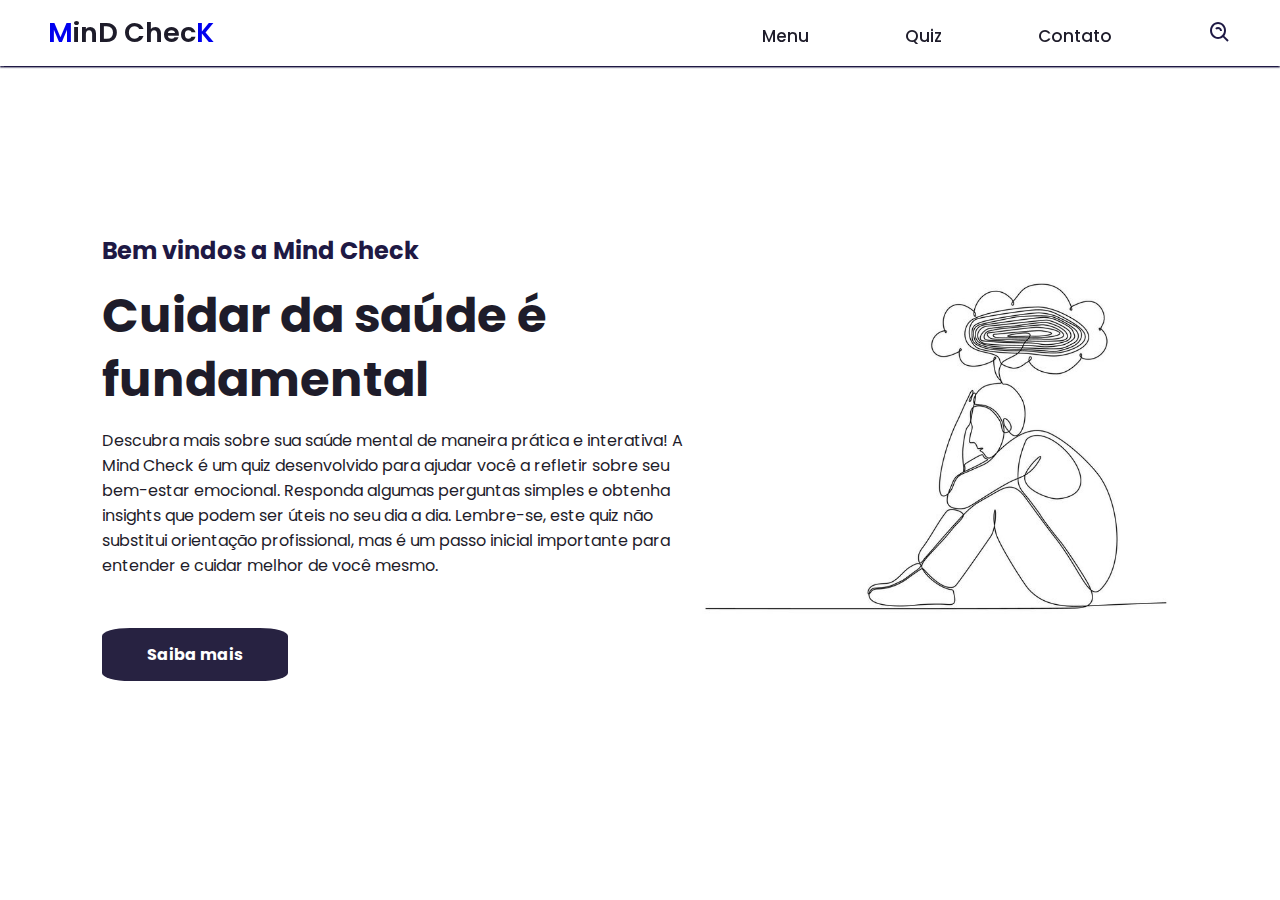
<file: TCC-atualizado-24-main/TCC24/inicio/index.html>
<!DOCTYPE html>
<html lang="Pt-br">
<head>
    <meta charset="UTF-8">
    <meta http-equiv="X-UA-Compatible" content="IE=edge">
    <meta name="viewport" content="width=device-width, initial-scale=1.0">
    <link href='https://unpkg.com/boxicons@2.1.4/css/boxicons.min.css' rel='stylesheet'>
    <link rel="stylesheet" href="style.css">
    <title>SITE</title>
</head>
<body>
    <header>
        <nav class="navegacao">
           <a href="#" class="logo">M<span>in</span><span>D C</span><span>hec</span>K</a>
           <ul class="nav-menu">
            <li class="nav-op"><a href="../inicio/index.html">Menu</a></li>
            <li class="nav-op"><a href="../Quiz/index.html">Quiz</a></li>
            <li class="nav-op"><a href="#">Contato</a></li>
            <i class='bx bx-search-alt' ></i>
           </ul>
           <div class="menu">
             <span class="quiz"></span>
             <span class="quiz"></span>
             <span class="quiz"></span>
           </div>

        </nav>

    </header>
    <main>
        <section class="home">
            <div class="home-text">
                <h4 class="text-h4"> Bem vindos a Mind Check</h4>
                <h1 class="text-h1">Cuidar da saúde é fundamental</h1>
                <p>Descubra mais sobre sua saúde mental de maneira prática e interativa! A Mind Check é um quiz desenvolvido para ajudar você a refletir sobre seu bem-estar emocional. Responda algumas perguntas simples e obtenha insights que podem ser úteis no seu dia a dia. Lembre-se, este quiz não substitui orientação profissional, mas é um passo inicial importante para entender e cuidar melhor de você mesmo.
                </p>
                <a href="../information/inform.html" class="home-bottom">Saiba mais</a>
            </div>
            <div class="home-img">
                <img src="../assets/0d2a23c27dbf5dea902d34b496a95170.jpg" alt="foto">

            </div>
        </section>
    </main>
    <script src="script.js"></script>
</body>
</html>
</file>
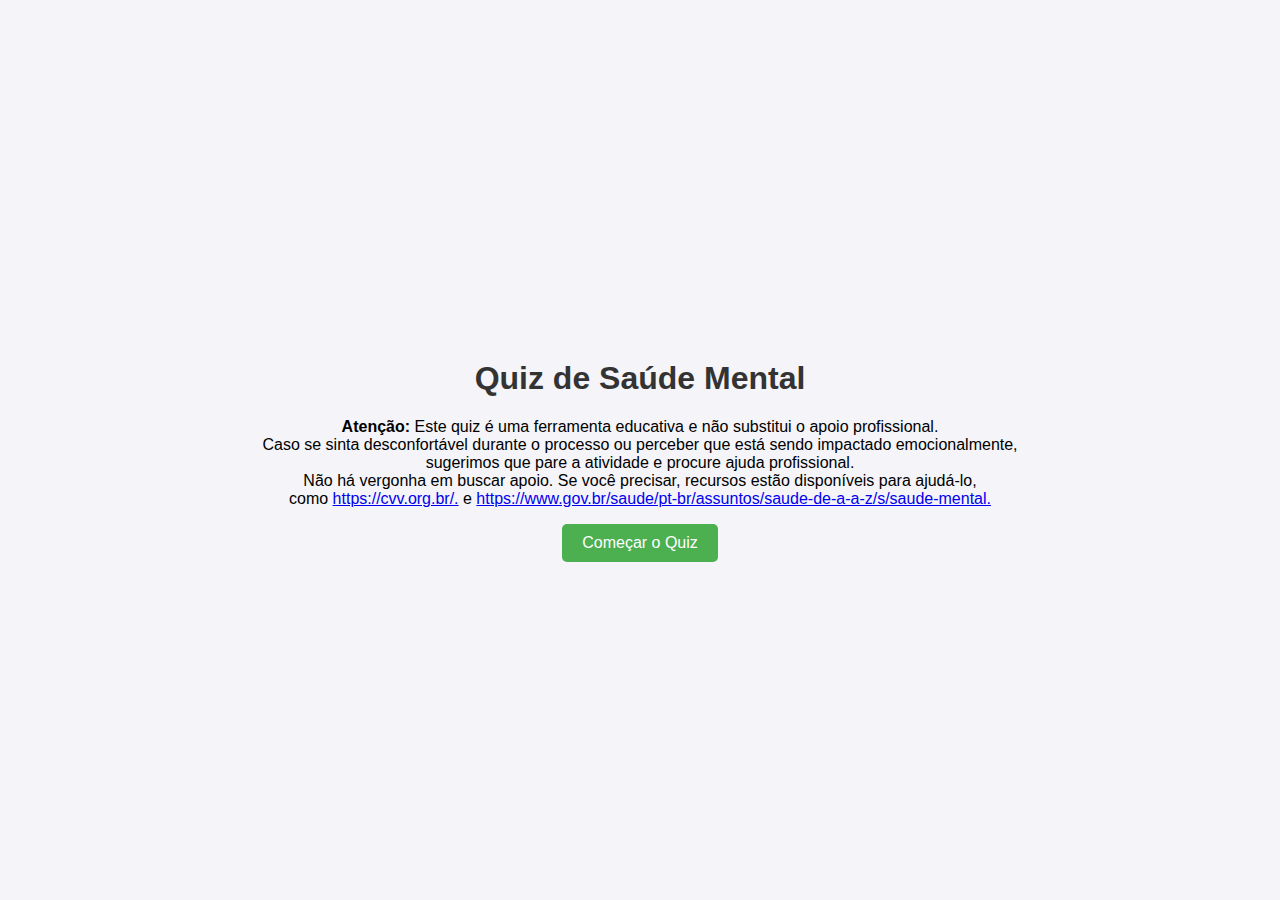
<file: TCC-atualizado-24-main/TCC24/Quiz/index.html>
<!DOCTYPE html>
<html lang="pt-BR">
<head>
    <meta charset="UTF-8">
    <meta name="viewport" content="width=device-width, initial-scale=1.0">
    <title>Quiz de Saúde Mental</title>
    <link rel="stylesheet" href="style.css">
</head>
<body>
    
    <div id="inicio">
        <h1>Quiz de Saúde Mental</h1>
        <p><strong>Atenção:</strong> Este quiz é uma ferramenta educativa e não substitui o apoio profissional. <br>Caso se sinta desconfortável durante o processo ou perceber que está sendo impactado emocionalmente, <br>sugerimos que pare a atividade e procure ajuda profissional. <br> Não há vergonha em buscar apoio. Se você precisar, recursos estão disponíveis para ajudá-lo,<br> como <a href="https://cvv.org.br/.">https://cvv.org.br/.</a> e <a href="https://cvv.org.br/.">https://www.gov.br/saude/pt-br/assuntos/saude-de-a-a-z/s/saude-mental.</a>    </p>
        <button onclick="iniciarQuiz()">Começar o Quiz</button>
    </div>

    
    <div id="quiz" style="display:none;">
        <h2>Responda as perguntas abaixo</h2>
        <form id="quizForm">
           
            <div id="pergunta1" class="pergunta">
                <p>  Cenário 1: Estresse no Trabalho<br>Você está enfrentando prazos apertados no trabalho e se sente sobrecarregado. Como você reage?</p>
                <input type="radio" id="p1_A" name="pergunta1" value="A">
                <label for="p1_A">A) Encontro tempo para organizar minhas atividades.</label><br>
                <input type="radio" id="p1_B" name="pergunta1" value="B">
                <label for="p1_B">B) Trabalho mais horas para cumprir prazos.</label><br>
                <input type="radio" id="p1_C" name="pergunta1" value="C">
                <label for="p1_C">C) Ignoro o estresse e continuo.</label><br>
                <input type="radio" id="p1_D" name="pergunta1" value="D">
                <label for="p1_D">D) Tento conversar com alguém sobre o que sinto.</label><br><br>
                <button type="button" onclick="avancarPergunta(2)">Próxima</button>
            </div>

            <div id="pergunta2" class="pergunta" style="display:none;">
                <p>    Cenário 2: Relacionamentos pessoais – Um amigo próximo não respondeu às suas mensagens. Como você reage?</p>
                <input type="radio" id="p2_A" name="pergunta2" value="A">
                <label for="p2_A">A) Estou preocupado e tento entrar em contato com você diversas vezes.</label><br>
                <input type="radio" id="p2_B" name="pergunta2" value="B">
                <label for="p2_B">B) Acho que ele está ocupado e não me incomoda.</label><br>
                <input type="radio" id="p2_C" name="pergunta2" value="C">
                <label for="p2_C">C) Sinto-me rejeitado e fico mais distante.</label><br>
                <input type="radio" id="p2_D" name="pergunta2" value="D">
                <label for="p2_D">D) Encontro tempo para pensar no que pode acontecer.</label><br><br>
                <button type="button" onclick="avancarPergunta(3)">Próxima</button>
            </div>

            <!-- Cenário 3 -->
            <div id="pergunta3" class="pergunta" style="display:none;">
                <p>       3: Autocuidado – Você percebe que não tem tempo para si mesmo. O que você decide fazer?</p>
                <input type="radio" id="p3_A" name="pergunta3" value="A">
                <label for="p3_A">A) Defino um horário fixo para as atividades que gosto.</label><br>
                <input type="radio" id="p3_B" name="pergunta3" value="B">
                <label for="p3_B">B) Acho que não tenho tempo para isso.</label><br>
                <input type="radio" id="p3_C" name="pergunta3" value="C">
                <label for="p3_C">C) Faço uma tentativa, mas acabo cancelando.</label><br>
                <input type="radio" id="p3_D" name="pergunta3" value="D">
                <label for="p3_D">D) Procuro formas de incorporar o autocuidado à minha rotina.</label><br><br>
                <button type="button" onclick="avancarPergunta(4)">Próxima</button>
            </div>

            <!-- Cenário 4 -->
            <div id="pergunta4" class="pergunta" style="display:none;">
                <p>  Cenário 4: Mudança de vida – Você tem uma grande mudança em sua vida (mudança de emprego, cidade, etc.). Como você está se sentindo?</p>
                <input type="radio" id="p4_A" name="pergunta4" value="A">
                <label for="p4_A">A) Entusiasmo por novas oportunidades.</label><br>
                <input type="radio" id="p4_B" name="pergunta4" value="B">
                <label for="p4_B">B) Inquieto e incerto.</label><br>
                <input type="radio" id="p4_C" name="pergunta4" value="C">
                <label for="p4_C">C) Indiferente, como se nada tivesse mudado.</label><br>
                <input type="radio" id="p4_D" name="pergunta4" value="D">
                <label for="p4_D">D) Espero que tudo corra bem e continue da mesma forma.</label><br><br>
                <button type="button" onclick="avancarPergunta(5)">Próxima</button>
            </div>

            <!-- Cenário 5 -->
            <div id="pergunta5" class="pergunta" style="display:none;">
                <p>   Cenário 5: Sentimentos de tristeza – Você tem se sentido triste ou desmotivado ultimamente. O que você está fazendo?</p>
                <input type="radio" id="p5_A" name="pergunta5" value="A">
                <label for="p5_A">A) Converso com alguém em quem confio sobre como me sinto.</label><br>
                <input type="radio" id="p5_B" name="pergunta5" value="B">
                <label for="p5_B">B) Tento ignorar e manter a rotina.</label><br>
                <input type="radio" id="p5_C" name="pergunta5" value="C">
                <label for="p5_C">C) Me sinto culpado por ser assim.</label><br>
                <input type="radio" id="p5_D" name="pergunta5" value="D">
                <label for="p5_D">D) Procuro a atividade que me faz sentir melhor.</label><br><br>
                <button type="button" onclick="finalizarQuiz()">Finalizar</button>
            </div>
        </form>
    </div>

   
    <div id="resultado" style="display:none;">
        <h2>Resultado</h2>
        <p id="resultadoTexto"></p>
        <h3>Sugestões</h3>
        <p>Aqui estão algumas sugestões sobre como lidar com os desafios que você enfrentou nas perguntas acima:</p>
        <ul>
            <li>Conversar com um profissional de saúde mental pode ajudar a compreender melhor suas emoções e encontrar formas eficazes de lidar com o estresse e a tristeza.</li>
            <li>Praticar atividades relaxantes como meditação, exercício físico ou até hobbies pode diminuir os sintomas de estresse e ansiedade.</li>
            <li>Certifique-se de priorizar o autocuidado, estabelecendo tempo para você mesmo, mesmo em meio às responsabilidades diárias.</li>
        </ul>
        <button onclick="reiniciarQuiz()">Reiniciar o Quiz</button>
    </div>

    <script src="java.js"></script>
</body>
</html>
</file>
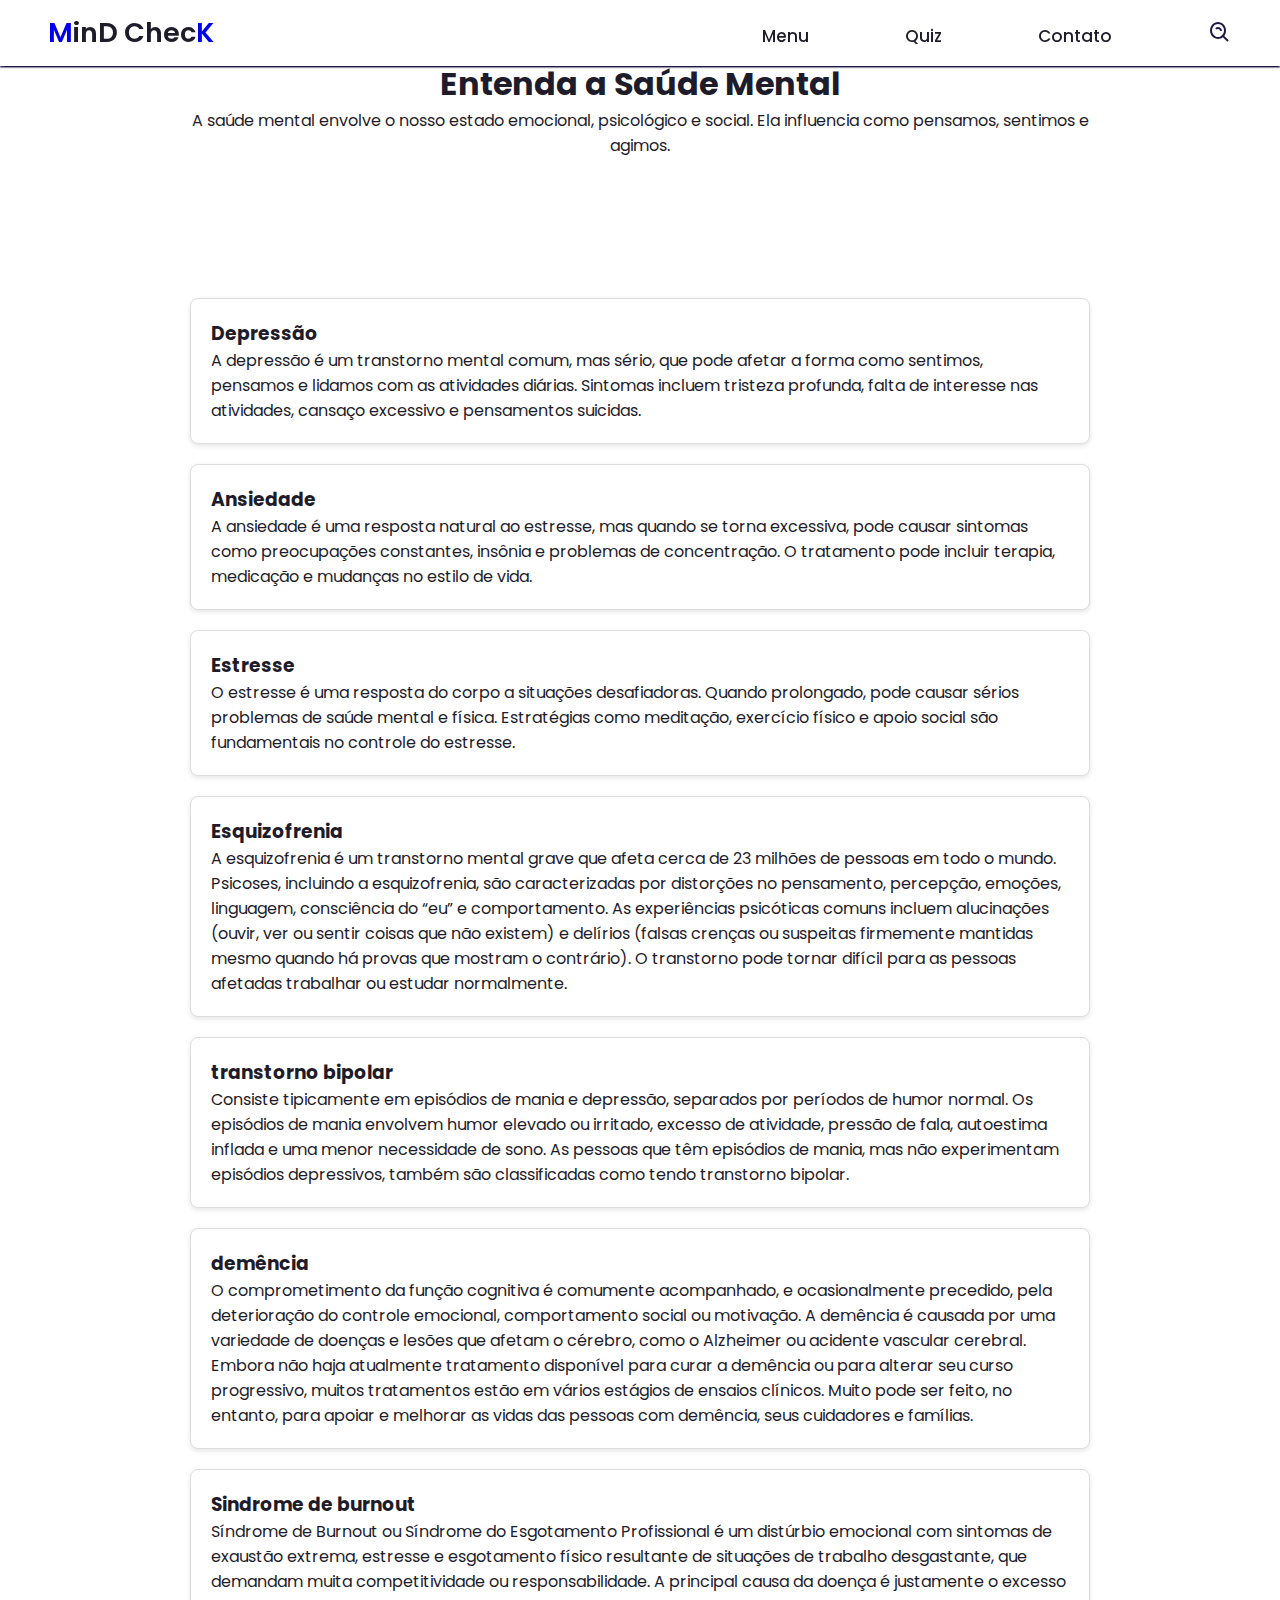
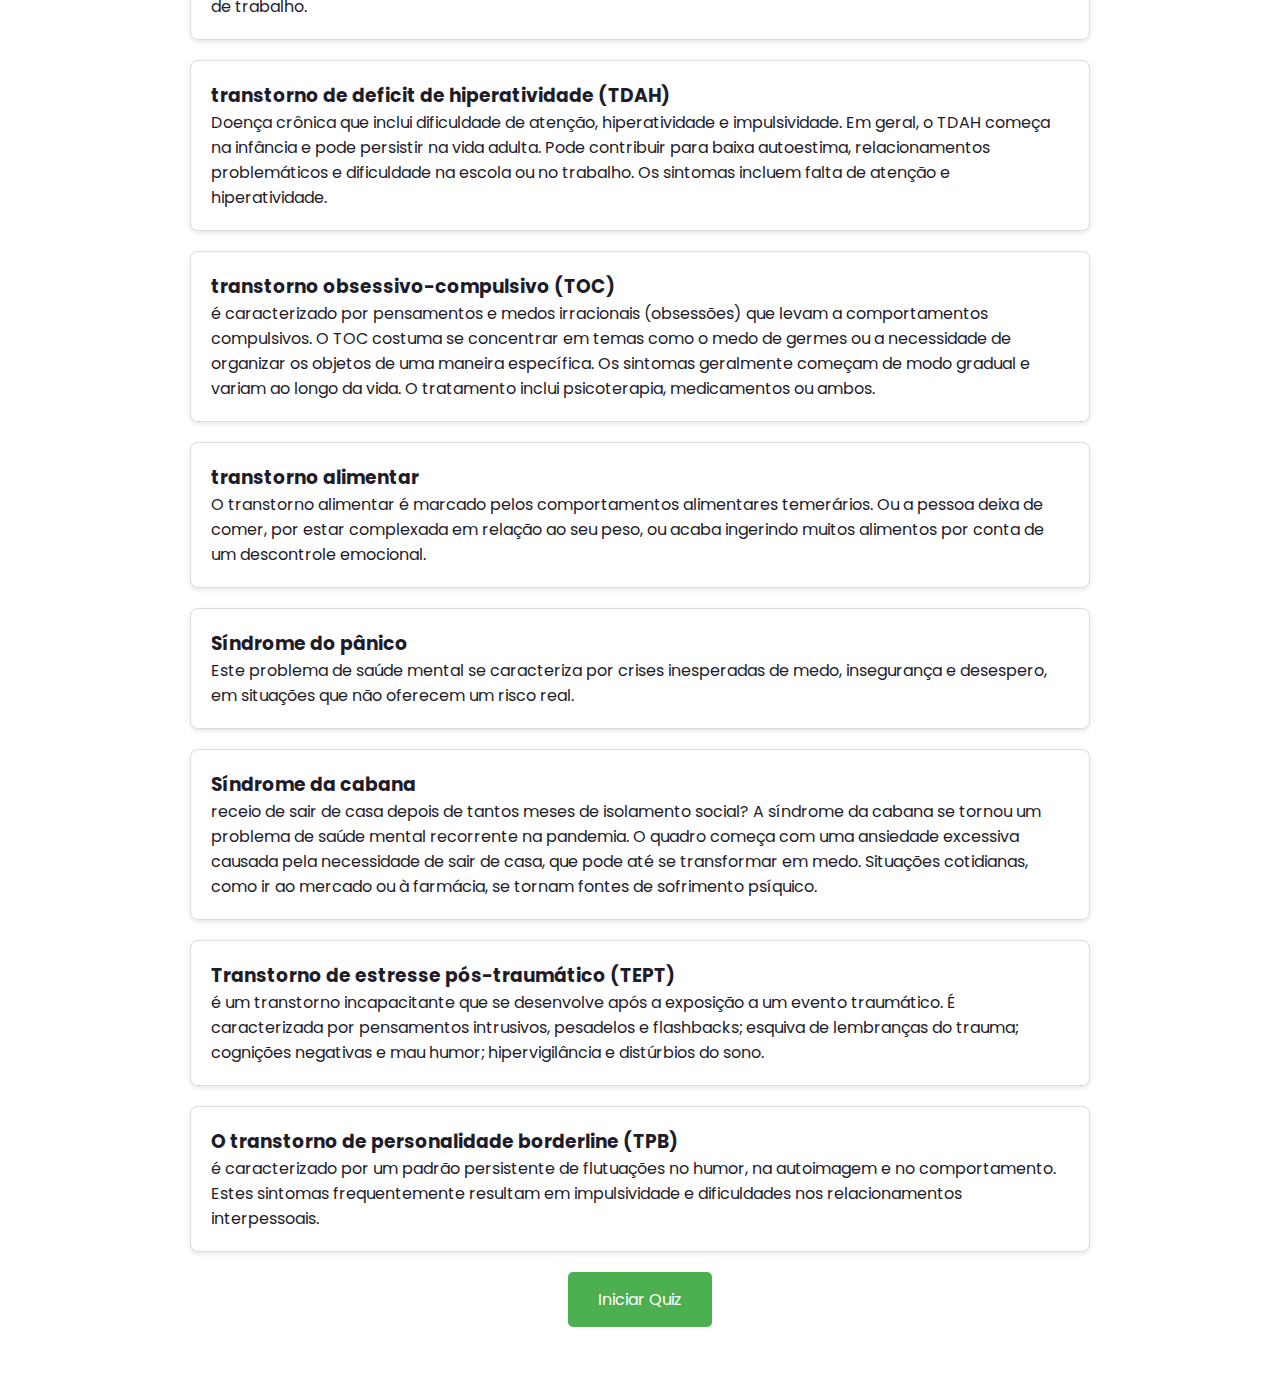
<file: TCC-atualizado-24-main/TCC24/information/inform.html>
<!DOCTYPE html>
<html lang="pt-BR">
<head>
    <meta charset="UTF-8">
    <meta name="viewport" content="width=device-width, initial-scale=1.0">
    <title>Saúde Mental</title>
    <link href="https://fonts.googleapis.com/css2?family=Poppins:wght@300;500;700&display=swap" rel="stylesheet">
    <link href='https://unpkg.com/boxicons@2.1.4/css/boxicons.min.css' rel='stylesheet'>
    <link rel="stylesheet" href="inform.css">
</head>
<body>
    
    <header>
        <nav class="navegacao">
            <a href="../Cadastro/index.html" class="logo">M<span>in</span><span>D C</span><span>hec</span>K</a>
            <ul class="nav-menu">
             <li class="nav-op"><a href="../inicio/index.html">Menu</a></li>
             <li class="nav-op"><a href="../Quiz/index.html">Quiz</a></li>
             <li class="nav-op"><a href="#">Contato</a></li>
             <i class='bx bx-search-alt' ></i>
            </ul>
            <div class="menu">
              <span class="quiz"></span>
              <span class="quiz"></span>
              <span class="quiz"></span>
            </div>
 
         </nav>

   
    <section id="inicio" class="section">
        <div class="container">
            <h1>Entenda a Saúde Mental</h1>
            <p>
                A saúde mental envolve o nosso estado emocional, psicológico e social. Ela influencia como pensamos, sentimos e agimos.
            </p>
            </p>
          
        </div>
    </section>

    <!-- Aba Saúde Mental -->
    <section id="saudeMental" class="section">
        <div class="container">
            

            <div class="card">
                <h3>Depressão</h3>
                <p>
                    A depressão é um transtorno mental comum, mas sério, que pode afetar a forma como sentimos, pensamos e lidamos com as atividades diárias. 
                    Sintomas incluem tristeza profunda, falta de interesse nas atividades, cansaço excessivo e pensamentos suicidas.
                </p>
            </div>

            <div class="card">
                <h3>Ansiedade</h3>
                <p>
                    A ansiedade é uma resposta natural ao estresse, mas quando se torna excessiva, pode causar sintomas como preocupações constantes, 
                    insônia e problemas de concentração. O tratamento pode incluir terapia, medicação e mudanças no estilo de vida.
                </p>
            </div>

            <div class="card">
                <h3>Estresse</h3>
                <p>
                    O estresse é uma resposta do corpo a situações desafiadoras. Quando prolongado, pode causar sérios problemas de saúde mental e física. 
                    Estratégias como meditação, exercício físico e apoio social são fundamentais no controle do estresse.
                </p>
            </div>

            <div class="card">
                <h3>Esquizofrenia</h3>
                <p>
                    A esquizofrenia é um transtorno mental grave que afeta cerca de 23 milhões de pessoas em todo o mundo. Psicoses, incluindo a esquizofrenia, são caracterizadas por distorções no pensamento, percepção, emoções, linguagem, consciência do “eu” e comportamento. As experiências psicóticas comuns incluem alucinações (ouvir, ver ou sentir coisas que não existem) e delírios (falsas crenças
                    ou suspeitas firmemente mantidas mesmo quando há provas que mostram o contrário). O transtorno pode tornar difícil para as pessoas afetadas trabalhar ou estudar normalmente.
                </p>
            </div>

            <div class="card">
                <h3>transtorno bipolar</h3>
                <p>
                    Consiste tipicamente em episódios de mania e depressão, separados por períodos de humor normal. Os episódios de mania envolvem humor elevado ou irritado, 
                    excesso de atividade, pressão de fala, autoestima inflada e uma menor necessidade de sono. As pessoas que têm episódios de mania, mas não experimentam episódios depressivos, também são classificadas como tendo transtorno bipolar.

                </p>
            </div>

            <div class="card">
                <h3>demência</h3>
                <p>
                    O comprometimento da função cognitiva é comumente acompanhado, e ocasionalmente precedido, pela deterioração do controle emocional, comportamento social ou motivação.

                    A demência é causada por uma variedade de doenças e lesões que afetam o cérebro, como o Alzheimer ou acidente vascular cerebral.
                    
                    Embora não haja atualmente tratamento disponível para curar a demência ou para alterar seu curso progressivo, muitos tratamentos estão em vários estágios de ensaios clínicos. Muito pode ser feito, no entanto, para apoiar e melhorar as vidas das pessoas com demência, seus cuidadores e famílias.
                </p>
            </div>

            <div class="card">
                <h3>Sindrome de burnout</h3>
                <p>
                    Síndrome de Burnout ou Síndrome do Esgotamento Profissional é um distúrbio emocional com sintomas de exaustão extrema, estresse e esgotamento físico resultante de situações de trabalho desgastante,
                     que demandam muita competitividade ou responsabilidade. A principal causa da doença é justamente o excesso de trabalho.
                </p>
            </div>

            
            <div class="card">
                <h3>transtorno de deficit de hiperatividade (TDAH) </h3>
                <p>
                    Doença crônica que inclui dificuldade de atenção, hiperatividade e impulsividade.
Em geral, o TDAH começa na infância e pode persistir na vida adulta. Pode contribuir para baixa autoestima, relacionamentos problemáticos e dificuldade na escola ou no trabalho.
Os sintomas incluem falta de atenção e hiperatividade.
                </p>
            </div>

            <div class="card">
                <h3>transtorno obsessivo-compulsivo (TOC)</h3>
                <p>
                    é caracterizado por pensamentos e medos irracionais (obsessões) que levam a comportamentos compulsivos.
O TOC costuma se concentrar em temas como o medo de germes ou a necessidade de organizar os objetos de uma maneira específica. Os sintomas geralmente começam de modo gradual e variam ao longo da vida.
O tratamento inclui psicoterapia, medicamentos ou ambos.
                </p>
            </div>

            <div class="card">
                <h3>transtorno alimentar</h3>
                <p>
                    O transtorno alimentar é marcado pelos comportamentos alimentares temerários.
                     Ou a pessoa deixa de comer, por estar complexada em relação ao seu peso, ou acaba ingerindo muitos alimentos por conta de um descontrole emocional.
                </p>
            </div>

            <div class="card">
                <h3>Síndrome do pânico</h3>
                <p>
                    Este problema de saúde mental se caracteriza por crises inesperadas de medo, insegurança e desespero, em situações que não oferecem um risco real.
                </p>
            </div>

            <div class="card">
                <h3>Síndrome da cabana</h3>
                <p>
                    receio de sair de casa depois de tantos meses de isolamento social? A síndrome da cabana se tornou um problema de saúde mental recorrente na pandemia.

O quadro começa com uma ansiedade excessiva causada pela necessidade de sair de casa, que pode até se transformar em medo. Situações cotidianas, como ir ao mercado ou à farmácia, se tornam fontes de sofrimento psíquico.
                </p>
            </div>

            <div class="card">
                <h3>Transtorno de estresse pós-traumático (TEPT)</h3>
                <p>
                    é um transtorno incapacitante que se desenvolve após a exposição a um evento traumático. É caracterizada por pensamentos intrusivos, pesadelos e flashbacks; esquiva de lembranças do trauma; cognições negativas e mau humor; hipervigilância e distúrbios do sono.
                </p>
            </div>

            <div class="card">
                <h3>O transtorno de personalidade borderline (TPB)</h3>
                <p>
                    é caracterizado por um padrão persistente de flutuações no humor, na autoimagem e no comportamento. Estes sintomas frequentemente resultam em impulsividade e dificuldades nos relacionamentos interpessoais.
                </p>
            </div>

            <a href="../Quiz/index.html"><button class="button">
                <span>Iniciar Quiz</span>
            </button></a>
        </div>
    </section>

    <section id="quiz" class="section" style="display: none;">
        <div class="container">
            <h2>Quiz de Saúde Mental</h2>
            <p>Responda ao quiz para obter um panorama sobre seu bem-estar mental.</p>
        </div>
    </section>

    <script src="java.js"></script>
</body>
</html>
</file>
<file: TCC-atualizado-24-main/TCC24/inicio/style.css>
@import url('https://fonts.googleapis.com/css2?family=Poppins:ital,wght@0,100;0,200;0,300;0,400;0,500;0,600;0,700;0,800;0,900;1,100;1,200;1,300;1,400;1,500;1,600;1,700;1,800;1,900&display=swap');

*{
    margin: 0;
    padding: 0;
    box-sizing: border-box;
    font-family: "Poppins", sans-serif;
    list-style: none;
    text-decoration: none;
}

:root{
  --red:#1e1944;
  --white:#fff;
  --dark:#1e1c2a;


}

body{
 color: var(--dark);
 background-color: var(--white);
}

.navegacao{
 display: flex;
 align-items: center;
 justify-content: space-between;
 padding: 12px 48px;
 box-shadow:0 0.1rem 0.1rem;
 width: 100%;
 background: var(--white);
 transition: all 0.7s;
 position: fixed;

}
.navegacao{
    color: var(--red);
    font-size: 1.7rem;
    font-weight: 600;
}
.logo span{
    color: var(--dark);


}
.navegacao ul{
   display: flex;
   align-items: center;
   gap: 6rem;
    
}
.navegacao ul li a{
  color: var(--dark);
  font-size: 17px;
  font-weight: 500;
  transition: all 0.5s;

}

.navegacao i{
    cursor: pointer;
    font-size: 1.5rem;
}
.menu{
    cursor: pointer;
    display: none;
}
.menu .quiz{
  display: block;
  width: 20px;
  height: 3px;
  border-radius: 3px;
  background: var(--dark);
  margin: 5px auto;
  transition: all 0.3s;

}
.menu .quiz:nth-child(1)
.menu .quiz:nth-child(3){
   background: red;

}

.home{
    width: 100%;
    height: 100vh;
    display: flex;
    align-items: center;
    justify-content: space-between;
    padding: 0px 8% ;
}
.home-text{
    max-width: 37rem;
}
.home-text .text-h4{
    font-size: 1.5rem;
    color: var(--red);
    margin-bottom: 1rem;
}
.home-text .text-h1{
    font-size: 3rem;
    margin-bottom: 1rem;
    line-height: 4rem;

}
.home-text p{
    margin-bottom: 4rem;
    border-radius: 14%;
}

.home-bottom{
 padding: 15px 45px;
 background-color: #272241;
 color: white;
 border-radius: 15%;
 font-weight: 700;
 transition: all 0.5s;
}
.home-bottom:hover{
  background:#473a8b ;
}
.home-img img{
    width: 100%;
}

@media (max-width:785px) {
    .navegacao{
        padding: 18px 20px;
    }
    .menu{
        display: block;
    }
    .menu.ativo .bar:nth-child(1){
        transform:  translateY(8px) rotate(45deg);
    }
    .menu.ativo .bar:nth-child(2) {
        opacity: 0;
    }
    .menu.ativo .bar:nth-child(3){
        transform: translateY(-8px) rotate(-45deg);
    }
    .nav-menu{
        position: fixed;
        right: -100%;
        top: 70px;
        width: 100%;
        height: 100%;
        flex-direction: column;
        background: var(--white);
        gap: -10px;
        transition: 0.3s;
    }
    .nav-menu.ativo{
        right: 0;
    }
    .nav-op{
        margin: 16px 0;
    }
   
    .home{
        padding: 100px 2%;
        flex-direction: column;
        text-align: center;
        overflow: hidden;
        gap: 5rem;
    }
    .home .text-h4{
        font-size: 15px;
    }
    .home .text-h1{
        font-size: 2.5rem;
        line-height: 3rem;
    }
    .home p{
        font-size: 15px;
    }
    .home-img{
        width: 125%;
    }
}
</file>
<file: TCC-atualizado-24-main/TCC24/Quiz/style.css>
/* Estilo Geral */
body {
    font-family: Arial, sans-serif;
    margin: 0;
    padding: 0;
    display: flex;
    justify-content: center;
    align-items: center;
    height: 100vh;
    background-color: #f4f4f9;
}

/* Títulos */
h1, h2 {
    text-align: center;
    color: #333;
}

/* Estilo das perguntas */
#quiz {
    width: 80%;
    max-width: 600px;
    margin: 20px auto;
    background-color: #fff;
    padding: 20px;
    border-radius: 8px;
    box-shadow: 0 2px 10px rgba(0, 0, 0, 0.1);
}

/* Tela inicial */
#inicio {
    text-align: center;
    font-size:16px;
   

}

button {
    background-color: #4CAF50;
    color: white;
    padding: 10px 20px;
    border: none;
    cursor: pointer;
    font-size: 16px;
    border-radius: 5px;
    transition: background-color 0.3s ease;
}

button:hover {
    background-color: #45a049;
}

/* Botões das opções */
.pergunta input[type="radio"] {
    margin-right: 10px;
    accent-color: #4CAF50; /* Cor para o rádio */
}

.pergunta label {
    margin-right: 10px;
}

/* Estilo para as perguntas e navegação */
.pergunta {
    display: none;
    margin-bottom: 20px;
}

button[type="button"] {
    background-color: #4CAF50;
    color: white;
    padding: 10px 20px;
    border: none;
    cursor: pointer;
    font-size: 16px;
    border-radius: 5px;
    transition: background-color 0.3s ease;
    display: block;
    margin: 20px auto;
}

button[type="button"]:hover {
    background-color: #45a049;
}

/* Estilo da tela de resultado */
#resultado {
    text-align: center;
    background-color: #fff;
    padding: 20px;
    width: 80%;
    max-width: 600px;
    margin: 20px auto;
    border-radius: 8px;
    box-shadow: 0 2px 10px rgba(0, 0, 0, 0.1);
}

/* Estilo do resumo de sugestões */
#resultado ul {
    list-style-type: none;
    padding: 0;
}

#resultado ul li {
    margin: 10px 0;
    font-size: 1rem;
    color: #333;
}
</file>
<file: TCC-atualizado-24-main/TCC24/information/inform.css>
@import url('https://fonts.googleapis.com/css2?family=Poppins:ital,wght@0,100;0,200;0,300;0,400;0,500;0,600;0,700;0,800;0,900&display=swap');

* {
    margin: 0;
    padding: 0;
    box-sizing: border-box;
    font-family: "Poppins", sans-serif;
    list-style: none;
    text-decoration: none;
}

:root {
    --red: #1e1944;
    --white: #fff;
    --dark: #1e1c2a;
}

body {
    color: var(--dark);
    background-color: var(--white);
}

.navegacao{
    display: flex;
    align-items: center;
    justify-content: space-between;
    padding: 12px 48px;
    box-shadow:0 0.1rem 0.1rem;
    width: 100%;
    background: var(--white);
    transition: all 0.7s;
    position: fixed;
   
   }
   .navegacao{
       color: var(--red);
       font-size: 1.7rem;
       font-weight: 600;
   }
   .logo span{
       color: var(--dark);
   
   
   }
   .navegacao ul{
      display: flex;
      align-items: center;
      gap: 6rem;
       
   }
   .navegacao ul li a{
     color: var(--dark);
     font-size: 17px;
     font-weight: 500;
     transition: all 0.5s;
   
   }
   
   .navegacao i{
       cursor: pointer;
       font-size: 1.5rem;
   }
   .menu{
       cursor: pointer;
       display: none;
   }
   .menu .quiz{
     display: block;
     width: 20px;
     height: 3px;
     border-radius: 3px;
     background: var(--dark);
     margin: 5px auto;
     transition: all 0.3s;
   
   }
   .menu .quiz:nth-child(1)
   .menu .quiz:nth-child(3){
      background: red;
   
   }


.section {
    padding: 60px 8%;
    text-align: center;
}

.container {
    max-width: 900px;
    margin: 0 auto;
}

.button {
    background-color: #4CAF50;
    color: white;
    padding: 15px 30px;
    font-size: 16px;
    border: none;
    border-radius: 5px;
    cursor: pointer;
    text-decoration: none;
    transition: background-color 0.3s, transform 0.3s;
}

.button:hover {
    background-color: #45a049;
    transform: scale(1.05);
}

.card {
    background-color: #fff;
    border: 1px solid #ddd;
    border-radius: 8px;
    padding: 20px;
    margin: 20px 0;
    box-shadow: 0 2px 5px rgba(0, 0, 0, 0.1);
    text-align: left;
    transition: transform 0.3s;
}

.card:hover {
    transform: translateY(-5px);
}


@media (max-width: 785px) {
    .navegacao {
        padding: 18px 20px;
    }

    .menu {
        display: block;
    }

    .menu.ativo .quiz:nth-child(1) {
        transform: translateY(8px) rotate(45deg);
    }

    .menu.ativo .quiz:nth-child(2) {
        opacity: 0;
    }

    .menu.ativo .quiz:nth-child(3) {
        transform: translateY(-8px) rotate(-45deg);
    }

    .nav-menu {
        position: fixed;
        right: -100%;
        top: 70px;
        width: 100%;
        height: 100%;
        flex-direction: column;
        background: var(--white);
        gap: 2rem;
        transition: 0.3s;
    }

    .nav-menu.ativo {
        right: 0;
    }

    .nav-op {
        margin: 16px 0;
    }

    .section {
        padding: 100px 2%;
        flex-direction: column;
        text-align: center;
        gap: 2rem;
    }

    .card {
        margin: 10px 0;
    }

    .button {
        width: 100%;
        padding: 15px 0;
        font-size: 14px;
    }
}
</file>
